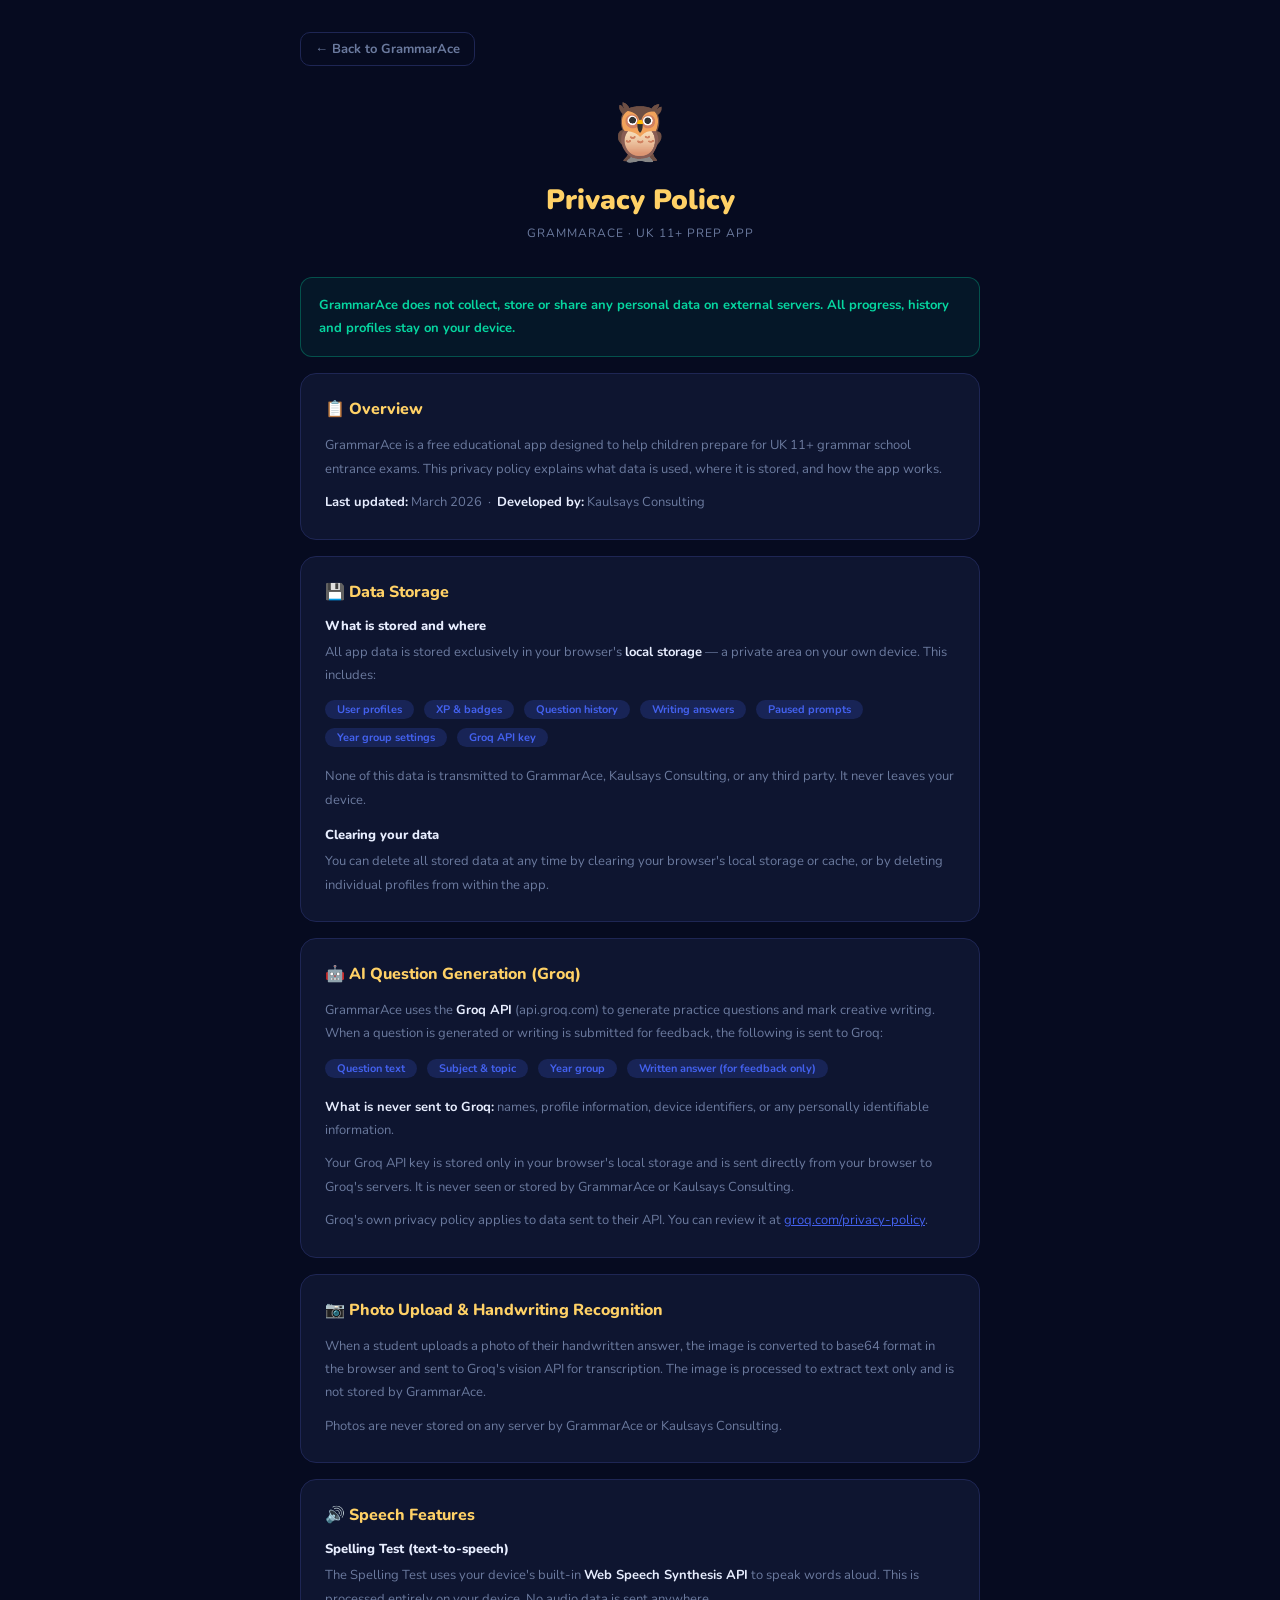
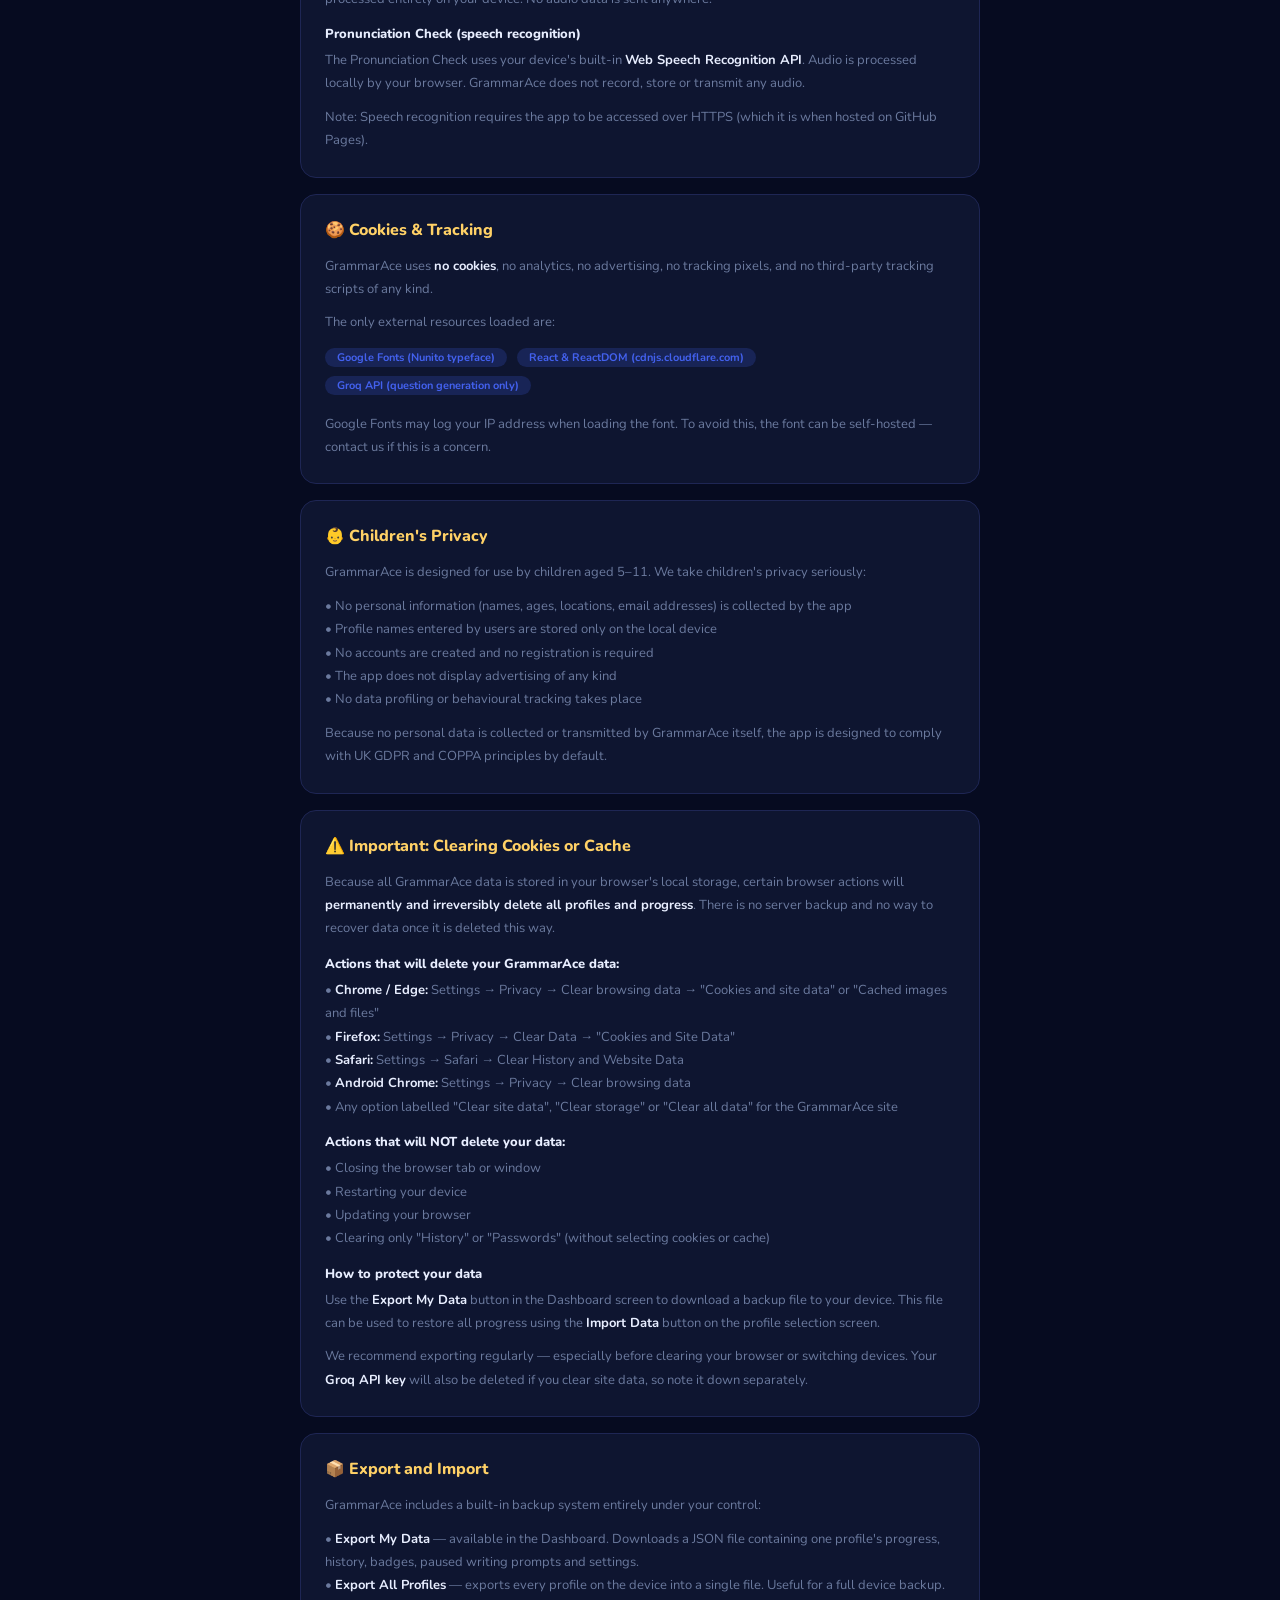
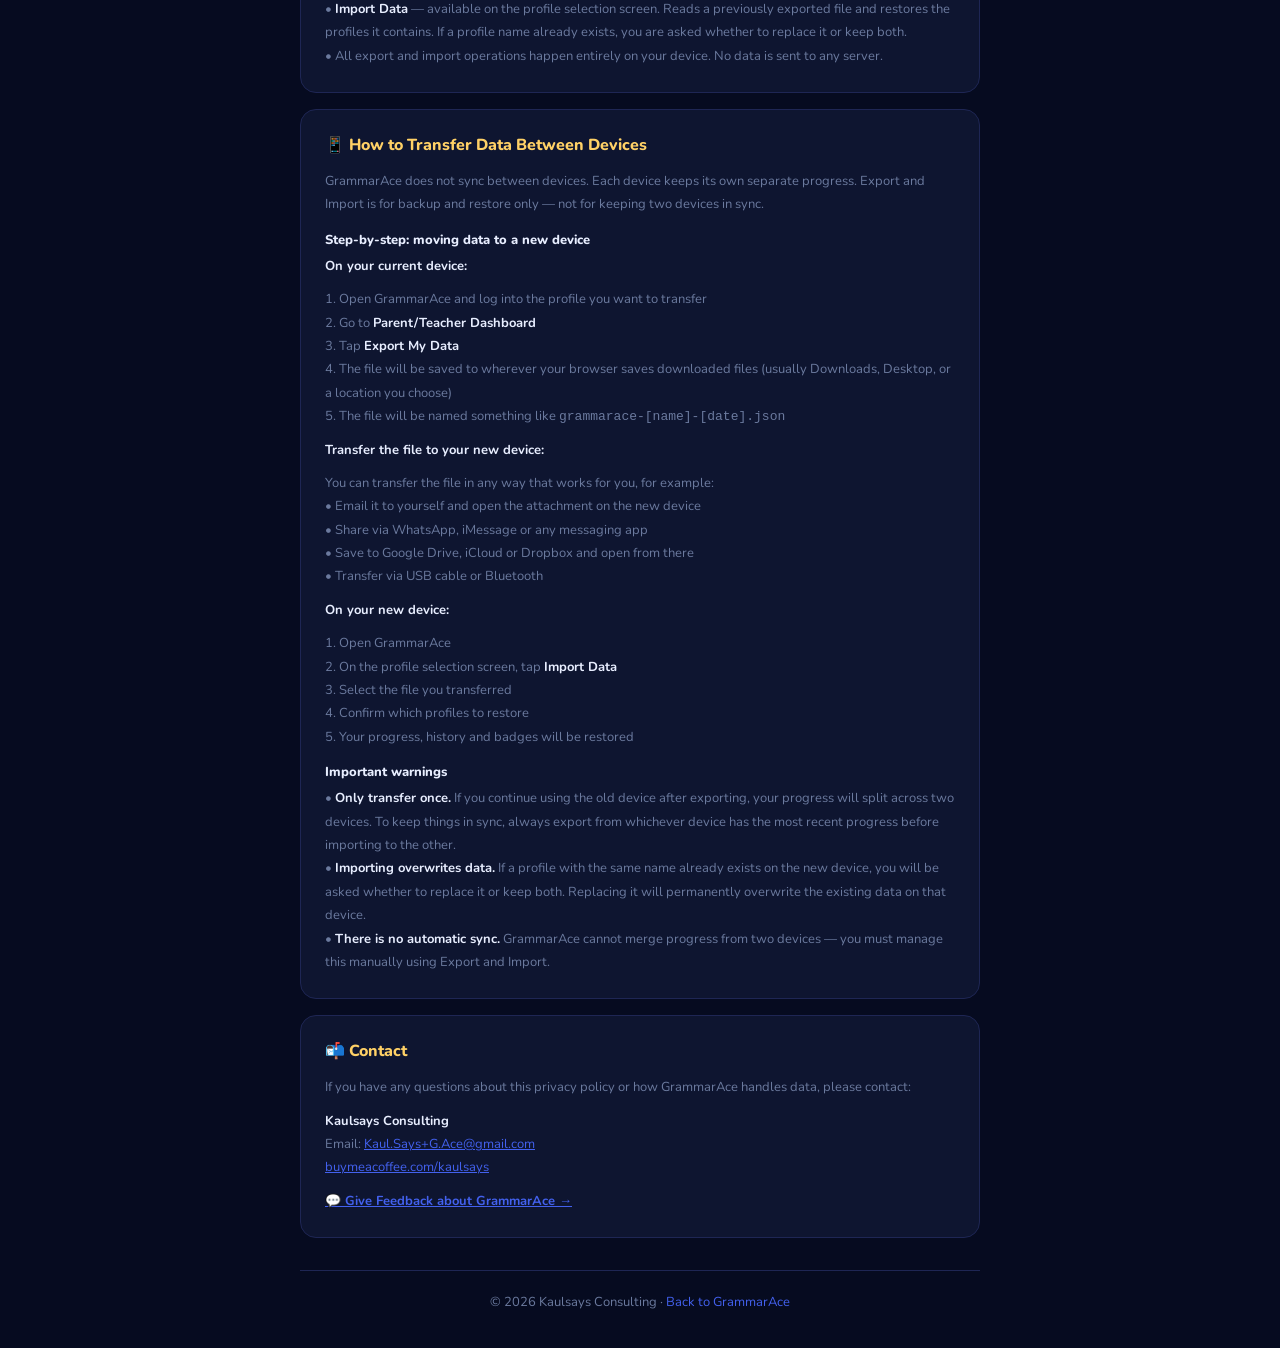
<file: privacy.html>
<!DOCTYPE html>
<html lang="en">
<head>
  <meta charset="UTF-8"/>
  <meta name="viewport" content="width=device-width, initial-scale=1.0"/>
  <title>Privacy Policy — GrammarAce</title>
  <link href="https://fonts.googleapis.com/css2?family=Nunito:wght@400;600;700;800;900&display=swap" rel="stylesheet"/>
  <style>
    *{box-sizing:border-box;margin:0;padding:0;}
    body{background:#060B20;font-family:"Nunito",sans-serif;color:#E8EEFF;min-height:100vh;padding:32px 18px;}
    .wrap{max-width:680px;margin:0 auto;}
    .back{display:inline-flex;align-items:center;gap:8px;color:#6B7A9E;text-decoration:none;font-size:13px;font-weight:700;margin-bottom:28px;border:1px solid #1E2654;padding:7px 14px;border-radius:10px;}
    .back:hover{color:#E8EEFF;}
    .logo{text-align:center;margin-bottom:32px;}
    .logo .owl{font-size:56px;display:block;margin-bottom:10px;}
    .logo h1{color:#FFD166;font-size:28px;font-weight:900;margin-bottom:4px;}
    .logo p{color:#6B7A9E;font-size:12px;letter-spacing:1px;text-transform:uppercase;}
    .card{background:#0E1530;border:1px solid #1E2654;border-radius:16px;padding:24px;margin-bottom:16px;}
    h2{color:#FFD166;font-size:16px;font-weight:800;margin-bottom:14px;display:flex;align-items:center;gap:8px;}
    h3{color:#E8EEFF;font-size:13px;font-weight:800;margin:14px 0 6px;}
    p{color:#6B7A9E;font-size:13px;line-height:1.8;margin-bottom:10px;}
    p:last-child{margin-bottom:0;}
    strong{color:#E8EEFF;}
    .highlight{background:rgba(6,214,160,.06);border:1px solid rgba(6,214,160,.3);border-radius:12px;padding:16px 18px;margin-bottom:16px;}
    .highlight p{color:#06D6A0;font-weight:700;font-size:13px;margin:0;}
    .tag{display:inline-block;background:rgba(67,97,238,.2);color:#4361EE;border-radius:20px;padding:2px 12px;font-size:11px;font-weight:700;margin-right:6px;margin-bottom:6px;}
    .footer{text-align:center;color:#6B7A9E;font-size:11px;margin-top:32px;padding-top:20px;border-top:1px solid #1E2654;}
    .footer a{color:#4361EE;text-decoration:none;}
  </style>
</head>
<body>
<div class="wrap">
  <a href="index.html" class="back">← Back to GrammarAce</a>

  <div class="logo">
    <span class="owl">🦉</span>
    <h1>Privacy Policy</h1>
    <p>GrammarAce · UK 11+ Prep App</p>
  </div>

  <div class="highlight">
    <p>GrammarAce does not collect, store or share any personal data on external servers. All progress, history and profiles stay on your device.</p>
  </div>

  <div class="card">
    <h2>📋 Overview</h2>
    <p>GrammarAce is a free educational app designed to help children prepare for UK 11+ grammar school entrance exams. This privacy policy explains what data is used, where it is stored, and how the app works.</p>
    <p><strong>Last updated:</strong> March 2026 &nbsp;·&nbsp; <strong>Developed by:</strong> Kaulsays Consulting</p>
  </div>

  <div class="card">
    <h2>💾 Data Storage</h2>
    <h3>What is stored and where</h3>
    <p>All app data is stored exclusively in your browser's <strong>local storage</strong> — a private area on your own device. This includes:</p>
    <span class="tag">User profiles</span>
    <span class="tag">XP & badges</span>
    <span class="tag">Question history</span>
    <span class="tag">Writing answers</span>
    <span class="tag">Paused prompts</span>
    <span class="tag">Year group settings</span>
    <span class="tag">Groq API key</span>
    <p style="margin-top:12px;">None of this data is transmitted to GrammarAce, Kaulsays Consulting, or any third party. It never leaves your device.</p>
    <h3>Clearing your data</h3>
    <p>You can delete all stored data at any time by clearing your browser's local storage or cache, or by deleting individual profiles from within the app.</p>
  </div>

  <div class="card">
    <h2>🤖 AI Question Generation (Groq)</h2>
    <p>GrammarAce uses the <strong>Groq API</strong> (api.groq.com) to generate practice questions and mark creative writing. When a question is generated or writing is submitted for feedback, the following is sent to Groq:</p>
    <span class="tag">Question text</span>
    <span class="tag">Subject & topic</span>
    <span class="tag">Year group</span>
    <span class="tag">Written answer (for feedback only)</span>
    <p style="margin-top:12px;"><strong>What is never sent to Groq:</strong> names, profile information, device identifiers, or any personally identifiable information.</p>
    <p>Your Groq API key is stored only in your browser's local storage and is sent directly from your browser to Groq's servers. It is never seen or stored by GrammarAce or Kaulsays Consulting.</p>
    <p>Groq's own privacy policy applies to data sent to their API. You can review it at <a href="https://groq.com/privacy-policy" target="_blank" rel="noopener" style="color:#4361EE;">groq.com/privacy-policy</a>.</p>
  </div>

  <div class="card">
    <h2>📷 Photo Upload & Handwriting Recognition</h2>
    <p>When a student uploads a photo of their handwritten answer, the image is converted to base64 format in the browser and sent to Groq's vision API for transcription. The image is processed to extract text only and is not stored by GrammarAce.</p>
    <p>Photos are never stored on any server by GrammarAce or Kaulsays Consulting.</p>
  </div>

  <div class="card">
    <h2>🔊 Speech Features</h2>
    <h3>Spelling Test (text-to-speech)</h3>
    <p>The Spelling Test uses your device's built-in <strong>Web Speech Synthesis API</strong> to speak words aloud. This is processed entirely on your device. No audio data is sent anywhere.</p>
    <h3>Pronunciation Check (speech recognition)</h3>
    <p>The Pronunciation Check uses your device's built-in <strong>Web Speech Recognition API</strong>. Audio is processed locally by your browser. GrammarAce does not record, store or transmit any audio.</p>
    <p>Note: Speech recognition requires the app to be accessed over HTTPS (which it is when hosted on GitHub Pages).</p>
  </div>

  <div class="card">
    <h2>🍪 Cookies & Tracking</h2>
    <p>GrammarAce uses <strong>no cookies</strong>, no analytics, no advertising, no tracking pixels, and no third-party tracking scripts of any kind.</p>
    <p>The only external resources loaded are:</p>
    <span class="tag">Google Fonts (Nunito typeface)</span>
    <span class="tag">React & ReactDOM (cdnjs.cloudflare.com)</span>
    <span class="tag">Groq API (question generation only)</span>
    <p style="margin-top:12px;">Google Fonts may log your IP address when loading the font. To avoid this, the font can be self-hosted — contact us if this is a concern.</p>
  </div>

  <div class="card">
    <h2>👶 Children's Privacy</h2>
    <p>GrammarAce is designed for use by children aged 5–11. We take children's privacy seriously:</p>
    <p>• No personal information (names, ages, locations, email addresses) is collected by the app<br/>
       • Profile names entered by users are stored only on the local device<br/>
       • No accounts are created and no registration is required<br/>
       • The app does not display advertising of any kind<br/>
       • No data profiling or behavioural tracking takes place</p>
    <p>Because no personal data is collected or transmitted by GrammarAce itself, the app is designed to comply with UK GDPR and COPPA principles by default.</p>
  </div>

  <div class="card">
    <h2>⚠️ Important: Clearing Cookies or Cache</h2>
    <p>Because all GrammarAce data is stored in your browser's local storage, certain browser actions will <strong>permanently and irreversibly delete all profiles and progress</strong>. There is no server backup and no way to recover data once it is deleted this way.</p>
    <h3>Actions that will delete your GrammarAce data:</h3>
    <p>• <strong>Chrome / Edge:</strong> Settings → Privacy → Clear browsing data → "Cookies and site data" or "Cached images and files"<br/>
       • <strong>Firefox:</strong> Settings → Privacy → Clear Data → "Cookies and Site Data"<br/>
       • <strong>Safari:</strong> Settings → Safari → Clear History and Website Data<br/>
       • <strong>Android Chrome:</strong> Settings → Privacy → Clear browsing data<br/>
       • Any option labelled "Clear site data", "Clear storage" or "Clear all data" for the GrammarAce site</p>
    <h3>Actions that will NOT delete your data:</h3>
    <p>• Closing the browser tab or window<br/>
       • Restarting your device<br/>
       • Updating your browser<br/>
       • Clearing only "History" or "Passwords" (without selecting cookies or cache)</p>
    <h3>How to protect your data</h3>
    <p>Use the <strong>Export My Data</strong> button in the Dashboard screen to download a backup file to your device. This file can be used to restore all progress using the <strong>Import Data</strong> button on the profile selection screen.</p>
    <p>We recommend exporting regularly — especially before clearing your browser or switching devices. Your <strong>Groq API key</strong> will also be deleted if you clear site data, so note it down separately.</p>
  </div>

  <div class="card">
    <h2>📦 Export and Import</h2>
    <p>GrammarAce includes a built-in backup system entirely under your control:</p>
    <p>• <strong>Export My Data</strong> — available in the Dashboard. Downloads a JSON file containing one profile's progress, history, badges, paused writing prompts and settings.<br/>
       • <strong>Export All Profiles</strong> — exports every profile on the device into a single file. Useful for a full device backup.<br/>
       • <strong>Import Data</strong> — available on the profile selection screen. Reads a previously exported file and restores the profiles it contains. If a profile name already exists, you are asked whether to replace it or keep both.<br/>
       • All export and import operations happen entirely on your device. No data is sent to any server.</p>
  </div>

  <div class="card">
    <h2>📱 How to Transfer Data Between Devices</h2>
    <p>GrammarAce does not sync between devices. Each device keeps its own separate progress. Export and Import is for backup and restore only — not for keeping two devices in sync.</p>

    <h3>Step-by-step: moving data to a new device</h3>
    <p><strong>On your current device:</strong></p>
    <p>1. Open GrammarAce and log into the profile you want to transfer<br/>
       2. Go to <strong>Parent/Teacher Dashboard</strong><br/>
       3. Tap <strong>Export My Data</strong><br/>
       4. The file will be saved to wherever your browser saves downloaded files (usually Downloads, Desktop, or a location you choose)<br/>
       5. The file will be named something like <code>grammarace-[name]-[date].json</code></p>

    <p><strong>Transfer the file to your new device:</strong></p>
    <p>You can transfer the file in any way that works for you, for example:<br/>
       • Email it to yourself and open the attachment on the new device<br/>
       • Share via WhatsApp, iMessage or any messaging app<br/>
       • Save to Google Drive, iCloud or Dropbox and open from there<br/>
       • Transfer via USB cable or Bluetooth</p>

    <p><strong>On your new device:</strong></p>
    <p>1. Open GrammarAce<br/>
       2. On the profile selection screen, tap <strong>Import Data</strong><br/>
       3. Select the file you transferred<br/>
       4. Confirm which profiles to restore<br/>
       5. Your progress, history and badges will be restored</p>

    <h3>Important warnings</h3>
    <p>• <strong>Only transfer once.</strong> If you continue using the old device after exporting, your progress will split across two devices. To keep things in sync, always export from whichever device has the most recent progress before importing to the other.<br/>
       • <strong>Importing overwrites data.</strong> If a profile with the same name already exists on the new device, you will be asked whether to replace it or keep both. Replacing it will permanently overwrite the existing data on that device.<br/>
       • <strong>There is no automatic sync.</strong> GrammarAce cannot merge progress from two devices — you must manage this manually using Export and Import.</p>
  </div>

  <div class="card">
    <h2>📬 Contact</h2>
    <p>If you have any questions about this privacy policy or how GrammarAce handles data, please contact:</p>
    <p><strong>Kaulsays Consulting</strong><br/>
    Email: <a href="mailto:Kaul.Says+G.Ace@gmail.com" style="color:#4361EE;">Kaul.Says+G.Ace@gmail.com</a><br/>
    <a href="https://buymeacoffee.com/kaulsays" target="_blank" rel="noopener" style="color:#4361EE;">buymeacoffee.com/kaulsays</a></p>
    <p style="margin-top:10px;"><a href="https://forms.gle/YyPx5i24vMPP5STU6" target="_blank" rel="noopener" style="color:#4361EE;font-weight:700;">💬 Give Feedback about GrammarAce →</a></p>
  </div>

  <div class="footer">
    <p>© 2026 Kaulsays Consulting · <a href="index.html">Back to GrammarAce</a></p>
  </div>
</div>
</body>
</html>
</file>
